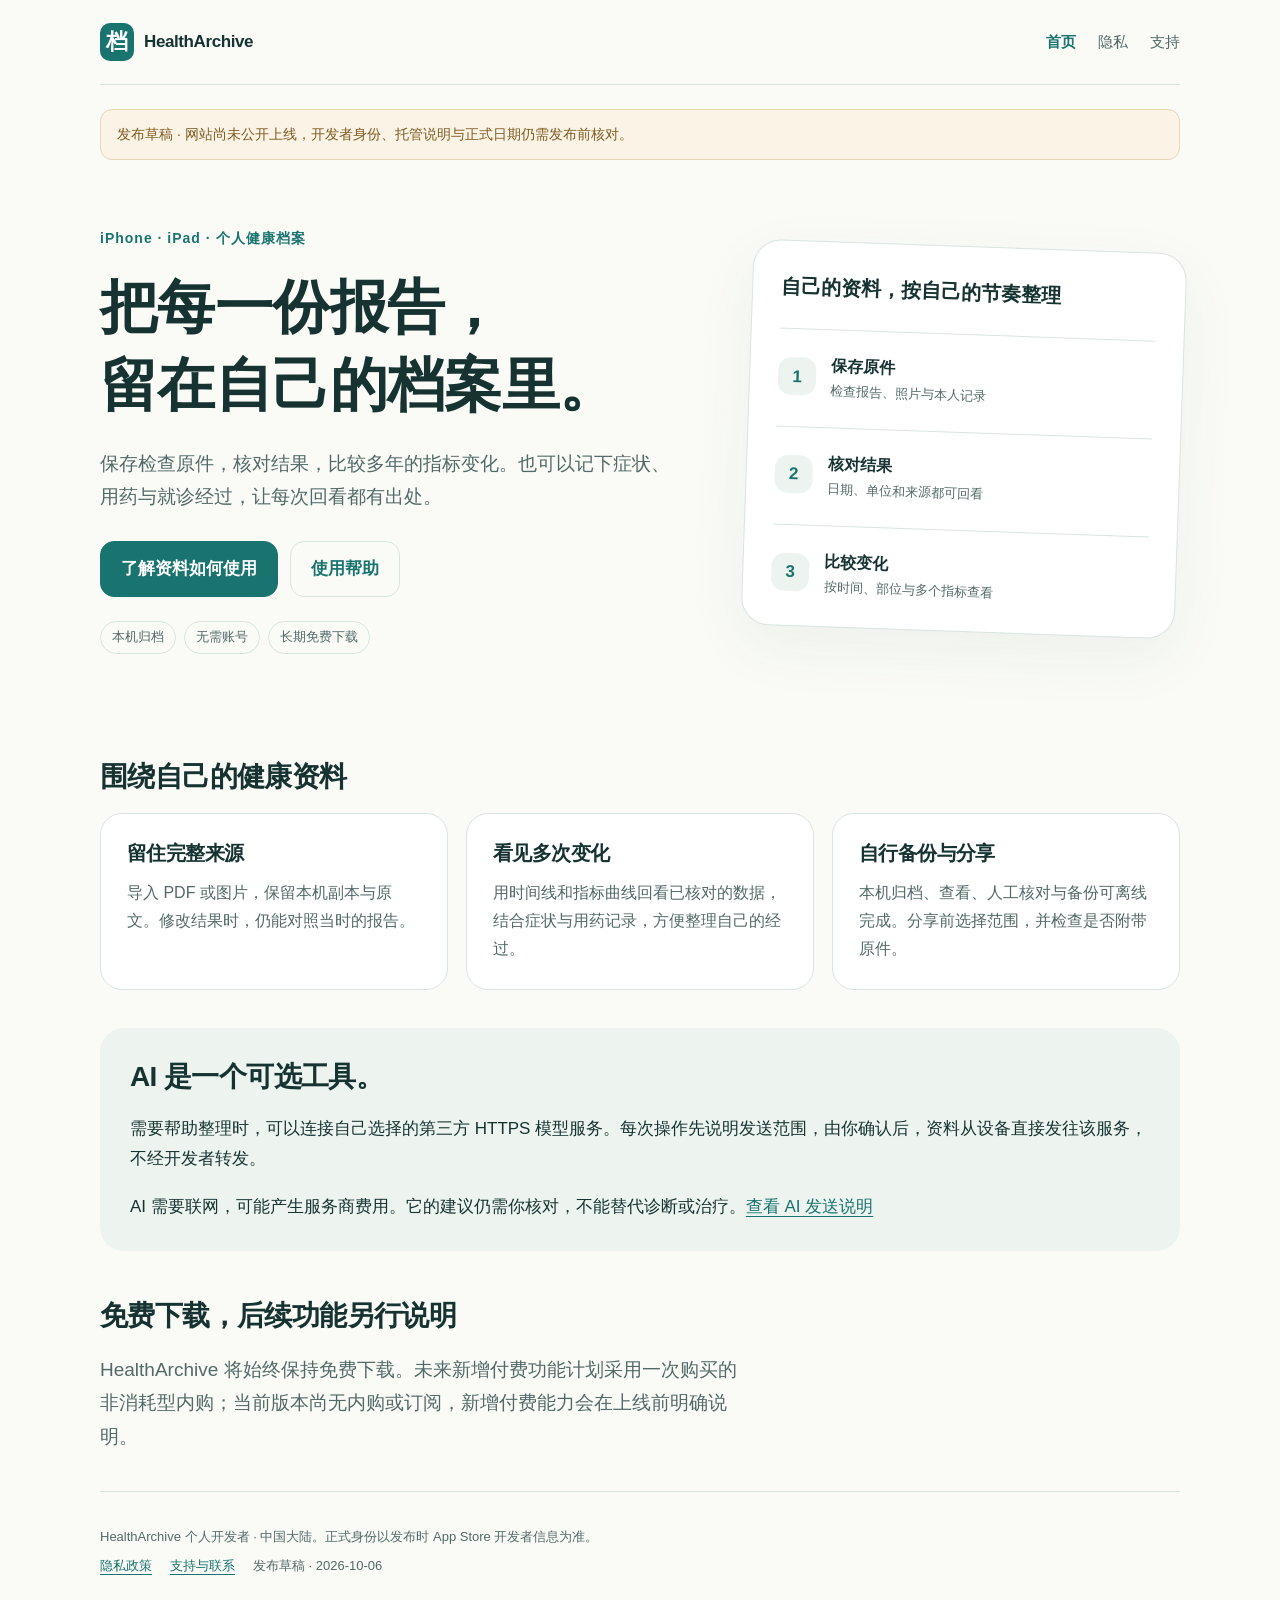
<file: index.html>
<!doctype html>
<html lang="zh-CN">
<head><meta charset="utf-8"><meta name="viewport" content="width=device-width,initial-scale=1"><meta name="description" content="HealthArchive：在本机保存检查报告、核对指标并回看变化，可选连接自己配置的 AI 服务。"><meta name="referrer" content="no-referrer"><meta name="robots" content="noindex,nofollow"><meta http-equiv="Content-Security-Policy" content="default-src 'none'; style-src 'self'; img-src 'self'; base-uri 'none'; form-action 'none'"><title>HealthArchive · 个人健康档案</title><link rel="stylesheet" href="styles.css"></head>
<body>
<header class="site-header"><a class="brand" href="index.html"><span class="brand-mark" aria-hidden="true">档</span>HealthArchive</a><nav class="site-nav" aria-label="网站导航"><a href="index.html" aria-current="page">首页</a><a href="privacy.html">隐私</a><a href="support.html">支持</a></nav></header>
<main>
<aside class="draft">发布草稿 · 网站尚未公开上线，开发者身份、托管说明与正式日期仍需发布前核对。</aside>
<section class="hero"><div><p class="eyebrow">iPhone · iPad · 个人健康档案</p><h1>把每一份报告，<br>留在自己的档案里。</h1><p class="lead">保存检查原件，核对结果，比较多年的指标变化。也可以记下症状、用药与就诊经过，让每次回看都有出处。</p><div class="actions"><a class="button primary" href="privacy.html">了解资料如何使用</a><a class="button" href="support.html">使用帮助</a></div><div class="tags"><span class="tag">本机归档</span><span class="tag">无需账号</span><span class="tag">长期免费下载</span></div></div>
<div class="archive-art" aria-label="归档流程示意"><div class="art-title">自己的资料，按自己的节奏整理</div><div class="art-row"><div class="art-number" aria-hidden="true">1</div><div><strong>保存原件</strong><span>检查报告、照片与本人记录</span></div></div><div class="art-row"><div class="art-number" aria-hidden="true">2</div><div><strong>核对结果</strong><span>日期、单位和来源都可回看</span></div></div><div class="art-row"><div class="art-number" aria-hidden="true">3</div><div><strong>比较变化</strong><span>按时间、部位与多个指标查看</span></div></div></div></section>
<section aria-labelledby="features"><h2 id="features">围绕自己的健康资料</h2><div class="grid"><article class="card"><h3>留住完整来源</h3><p>导入 PDF 或图片，保留本机副本与原文。修改结果时，仍能对照当时的报告。</p></article><article class="card"><h3>看见多次变化</h3><p>用时间线和指标曲线回看已核对的数据，结合症状与用药记录，方便整理自己的经过。</p></article><article class="card"><h3>自行备份与分享</h3><p>本机归档、查看、人工核对与备份可离线完成。分享前选择范围，并检查是否附带原件。</p></article></div></section>
<section class="band"><h2>AI 是一个可选工具。</h2><p>需要帮助整理时，可以连接自己选择的第三方 HTTPS 模型服务。每次操作先说明发送范围，由你确认后，资料从设备直接发往该服务，不经开发者转发。</p><p>AI 需要联网，可能产生服务商费用。它的建议仍需你核对，不能替代诊断或治疗。<a href="privacy.html#ai">查看 AI 发送说明</a></p></section>
<section><h2>免费下载，后续功能另行说明</h2><p class="lead">HealthArchive 将始终保持免费下载。未来新增付费功能计划采用一次购买的非消耗型内购；当前版本尚无内购或订阅，新增付费能力会在上线前明确说明。</p></section>
</main>
<footer class="site-footer"><p>HealthArchive 个人开发者 · 中国大陆。正式身份以发布时 App Store 开发者信息为准。</p><p><a href="privacy.html">隐私政策</a><a href="support.html">支持与联系</a>发布草稿 · 2026-10-06</p></footer>
</body></html>
</file>
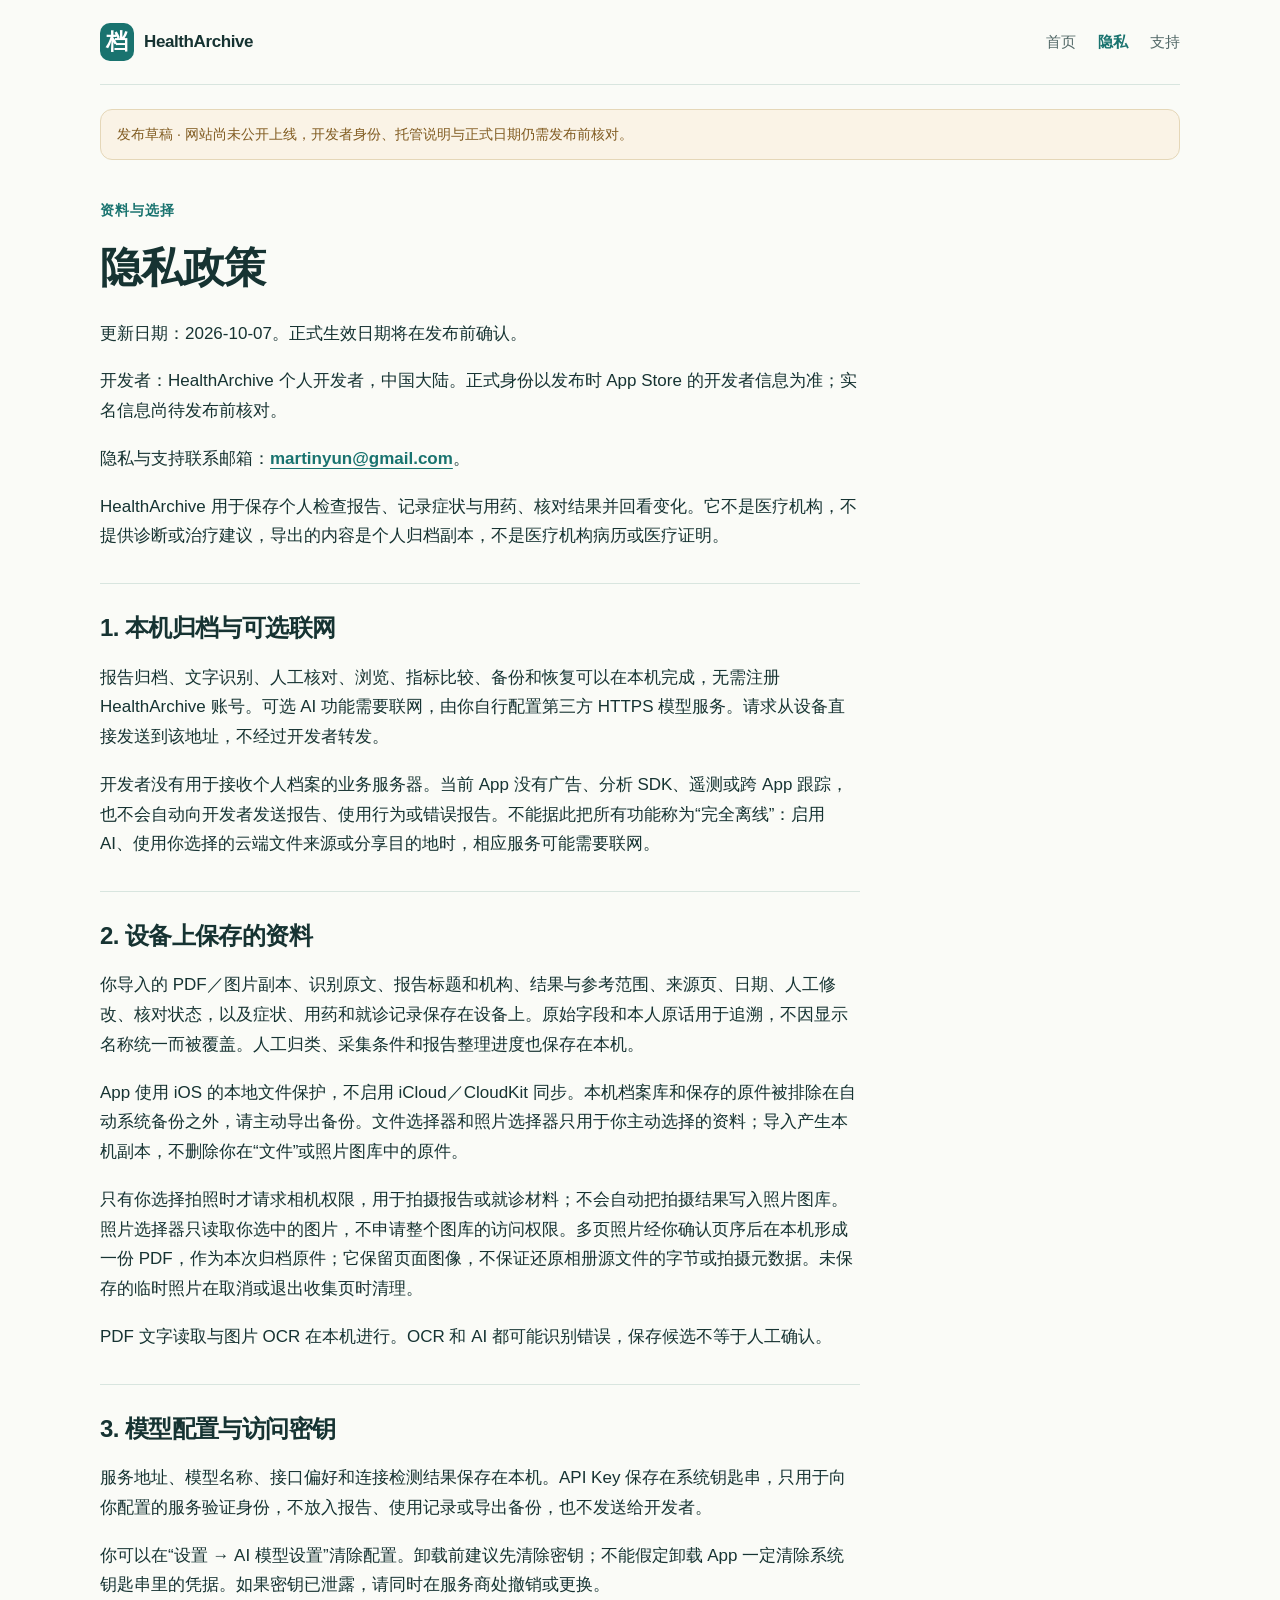
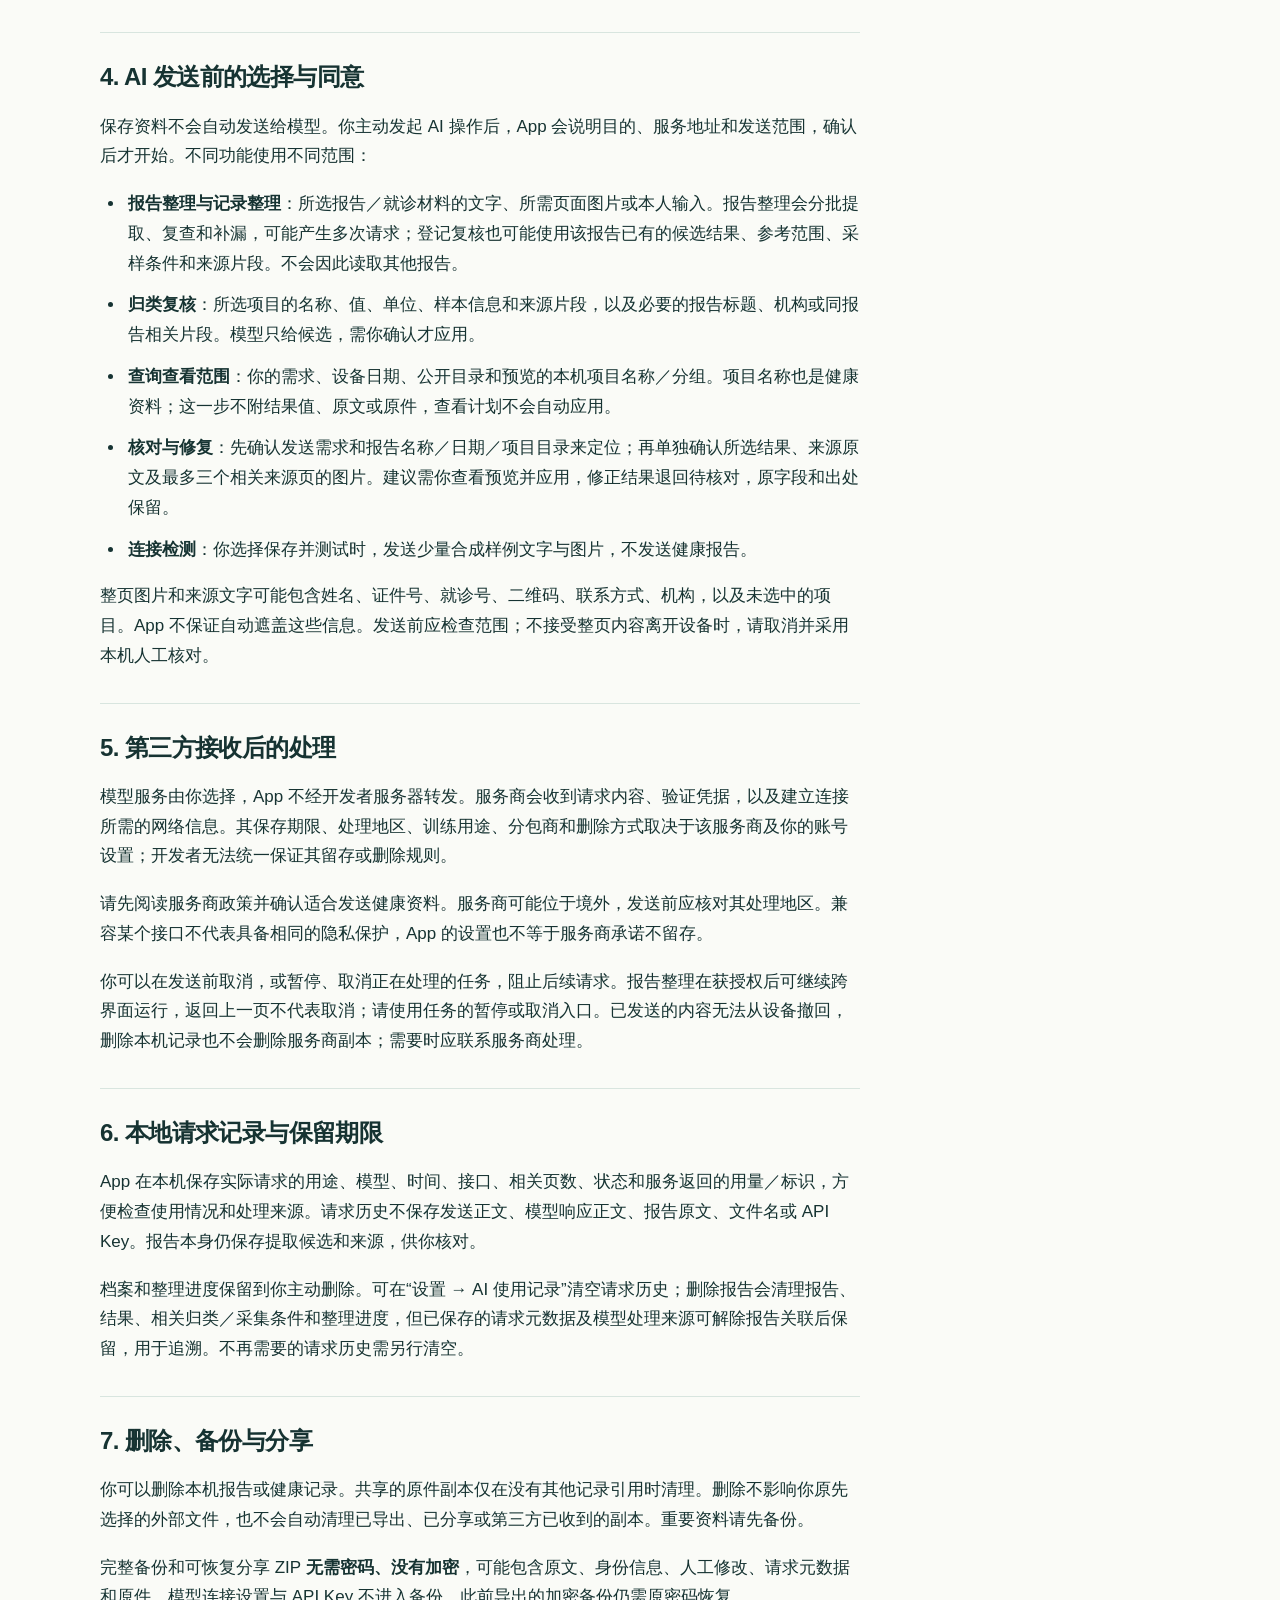
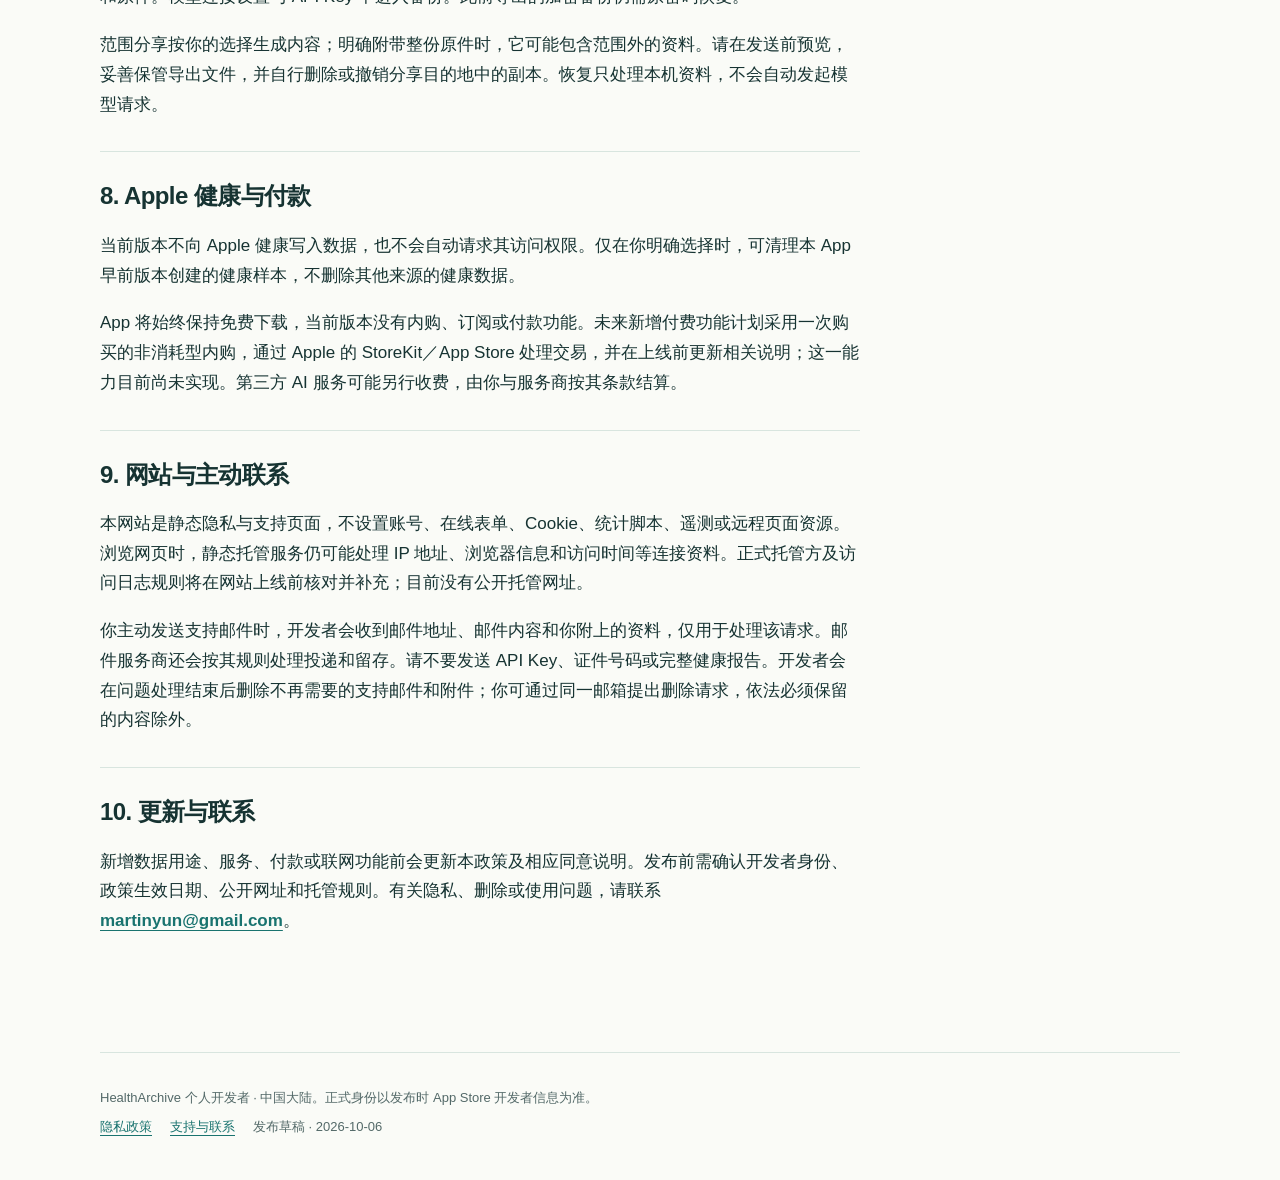
<file: privacy.html>
<!doctype html>
<html lang="zh-CN">
<head><meta charset="utf-8"><meta name="viewport" content="width=device-width,initial-scale=1"><meta name="description" content="HealthArchive 本机资料、可选 AI 发送、删除、备份及第三方服务的隐私说明。"><meta name="referrer" content="no-referrer"><meta name="robots" content="noindex,nofollow"><meta http-equiv="Content-Security-Policy" content="default-src 'none'; style-src 'self'; img-src 'self'; base-uri 'none'; form-action 'none'"><title>隐私政策 · HealthArchive</title><link rel="stylesheet" href="styles.css"></head>
<body>
<header class="site-header"><a class="brand" href="index.html"><span class="brand-mark" aria-hidden="true">档</span>HealthArchive</a><nav class="site-nav" aria-label="网站导航"><a href="index.html">首页</a><a href="privacy.html" aria-current="page">隐私</a><a href="support.html">支持</a></nav></header>
<main><aside class="draft">发布草稿 · 网站尚未公开上线，开发者身份、托管说明与正式日期仍需发布前核对。</aside><article class="article"><p class="eyebrow">资料与选择</p><h1>隐私政策</h1>
<p>更新日期：2026-10-07。正式生效日期将在发布前确认。</p>
<p>开发者：HealthArchive 个人开发者，中国大陆。正式身份以发布时 App Store 的开发者信息为准；实名信息尚待发布前核对。</p>
<p>隐私与支持联系邮箱：<strong><a href="mailto:martinyun@gmail.com">martinyun@gmail.com</a></strong>。</p>
<p>HealthArchive 用于保存个人检查报告、记录症状与用药、核对结果并回看变化。它不是医疗机构，不提供诊断或治疗建议，导出的内容是个人归档副本，不是医疗机构病历或医疗证明。</p>
<h2 id="section-1">1. 本机归档与可选联网</h2>
<p>报告归档、文字识别、人工核对、浏览、指标比较、备份和恢复可以在本机完成，无需注册 HealthArchive 账号。可选 AI 功能需要联网，由你自行配置第三方 HTTPS 模型服务。请求从设备直接发送到该地址，不经过开发者转发。</p>
<p>开发者没有用于接收个人档案的业务服务器。当前 App 没有广告、分析 SDK、遥测或跨 App 跟踪，也不会自动向开发者发送报告、使用行为或错误报告。不能据此把所有功能称为“完全离线”：启用 AI、使用你选择的云端文件来源或分享目的地时，相应服务可能需要联网。</p>
<h2 id="section-2">2. 设备上保存的资料</h2>
<p>你导入的 PDF／图片副本、识别原文、报告标题和机构、结果与参考范围、来源页、日期、人工修改、核对状态，以及症状、用药和就诊记录保存在设备上。原始字段和本人原话用于追溯，不因显示名称统一而被覆盖。人工归类、采集条件和报告整理进度也保存在本机。</p>
<p>App 使用 iOS 的本地文件保护，不启用 iCloud／CloudKit 同步。本机档案库和保存的原件被排除在自动系统备份之外，请主动导出备份。文件选择器和照片选择器只用于你主动选择的资料；导入产生本机副本，不删除你在“文件”或照片图库中的原件。</p>
<p>只有你选择拍照时才请求相机权限，用于拍摄报告或就诊材料；不会自动把拍摄结果写入照片图库。照片选择器只读取你选中的图片，不申请整个图库的访问权限。多页照片经你确认页序后在本机形成一份 PDF，作为本次归档原件；它保留页面图像，不保证还原相册源文件的字节或拍摄元数据。未保存的临时照片在取消或退出收集页时清理。</p>
<p>PDF 文字读取与图片 OCR 在本机进行。OCR 和 AI 都可能识别错误，保存候选不等于人工确认。</p>
<h2 id="section-3">3. 模型配置与访问密钥</h2>
<p>服务地址、模型名称、接口偏好和连接检测结果保存在本机。API Key 保存在系统钥匙串，只用于向你配置的服务验证身份，不放入报告、使用记录或导出备份，也不发送给开发者。</p>
<p>你可以在“设置 → AI 模型设置”清除配置。卸载前建议先清除密钥；不能假定卸载 App 一定清除系统钥匙串里的凭据。如果密钥已泄露，请同时在服务商处撤销或更换。</p>
<h2 id="ai">4. AI 发送前的选择与同意</h2>
<p>保存资料不会自动发送给模型。你主动发起 AI 操作后，App 会说明目的、服务地址和发送范围，确认后才开始。不同功能使用不同范围：</p>
<ul>
<li><strong>报告整理与记录整理</strong>：所选报告／就诊材料的文字、所需页面图片或本人输入。报告整理会分批提取、复查和补漏，可能产生多次请求；登记复核也可能使用该报告已有的候选结果、参考范围、采样条件和来源片段。不会因此读取其他报告。</li>
<li><strong>归类复核</strong>：所选项目的名称、值、单位、样本信息和来源片段，以及必要的报告标题、机构或同报告相关片段。模型只给候选，需你确认才应用。</li>
<li><strong>查询查看范围</strong>：你的需求、设备日期、公开目录和预览的本机项目名称／分组。项目名称也是健康资料；这一步不附结果值、原文或原件，查看计划不会自动应用。</li>
<li><strong>核对与修复</strong>：先确认发送需求和报告名称／日期／项目目录来定位；再单独确认所选结果、来源原文及最多三个相关来源页的图片。建议需你查看预览并应用，修正结果退回待核对，原字段和出处保留。</li>
<li><strong>连接检测</strong>：你选择保存并测试时，发送少量合成样例文字与图片，不发送健康报告。</li>
</ul>
<p>整页图片和来源文字可能包含姓名、证件号、就诊号、二维码、联系方式、机构，以及未选中的项目。App 不保证自动遮盖这些信息。发送前应检查范围；不接受整页内容离开设备时，请取消并采用本机人工核对。</p>
<h2 id="section-5">5. 第三方接收后的处理</h2>
<p>模型服务由你选择，App 不经开发者服务器转发。服务商会收到请求内容、验证凭据，以及建立连接所需的网络信息。其保存期限、处理地区、训练用途、分包商和删除方式取决于该服务商及你的账号设置；开发者无法统一保证其留存或删除规则。</p>
<p>请先阅读服务商政策并确认适合发送健康资料。服务商可能位于境外，发送前应核对其处理地区。兼容某个接口不代表具备相同的隐私保护，App 的设置也不等于服务商承诺不留存。</p>
<p>你可以在发送前取消，或暂停、取消正在处理的任务，阻止后续请求。报告整理在获授权后可继续跨界面运行，返回上一页不代表取消；请使用任务的暂停或取消入口。已发送的内容无法从设备撤回，删除本机记录也不会删除服务商副本；需要时应联系服务商处理。</p>
<h2 id="section-6">6. 本地请求记录与保留期限</h2>
<p>App 在本机保存实际请求的用途、模型、时间、接口、相关页数、状态和服务返回的用量／标识，方便检查使用情况和处理来源。请求历史不保存发送正文、模型响应正文、报告原文、文件名或 API Key。报告本身仍保存提取候选和来源，供你核对。</p>
<p>档案和整理进度保留到你主动删除。可在“设置 → AI 使用记录”清空请求历史；删除报告会清理报告、结果、相关归类／采集条件和整理进度，但已保存的请求元数据及模型处理来源可解除报告关联后保留，用于追溯。不再需要的请求历史需另行清空。</p>
<h2 id="section-7">7. 删除、备份与分享</h2>
<p>你可以删除本机报告或健康记录。共享的原件副本仅在没有其他记录引用时清理。删除不影响你原先选择的外部文件，也不会自动清理已导出、已分享或第三方已收到的副本。重要资料请先备份。</p>
<p>完整备份和可恢复分享 ZIP <strong>无需密码、没有加密</strong>，可能包含原文、身份信息、人工修改、请求元数据和原件。模型连接设置与 API Key 不进入备份。此前导出的加密备份仍需原密码恢复。</p>
<p>范围分享按你的选择生成内容；明确附带整份原件时，它可能包含范围外的资料。请在发送前预览，妥善保管导出文件，并自行删除或撤销分享目的地中的副本。恢复只处理本机资料，不会自动发起模型请求。</p>
<h2 id="section-8">8. Apple 健康与付款</h2>
<p>当前版本不向 Apple 健康写入数据，也不会自动请求其访问权限。仅在你明确选择时，可清理本 App 早前版本创建的健康样本，不删除其他来源的健康数据。</p>
<p>App 将始终保持免费下载，当前版本没有内购、订阅或付款功能。未来新增付费功能计划采用一次购买的非消耗型内购，通过 Apple 的 StoreKit／App Store 处理交易，并在上线前更新相关说明；这一能力目前尚未实现。第三方 AI 服务可能另行收费，由你与服务商按其条款结算。</p>
<h2 id="section-9">9. 网站与主动联系</h2>
<p>本网站是静态隐私与支持页面，不设置账号、在线表单、Cookie、统计脚本、遥测或远程页面资源。浏览网页时，静态托管服务仍可能处理 IP 地址、浏览器信息和访问时间等连接资料。正式托管方及访问日志规则将在网站上线前核对并补充；目前没有公开托管网址。</p>
<p>你主动发送支持邮件时，开发者会收到邮件地址、邮件内容和你附上的资料，仅用于处理该请求。邮件服务商还会按其规则处理投递和留存。请不要发送 API Key、证件号码或完整健康报告。开发者会在问题处理结束后删除不再需要的支持邮件和附件；你可通过同一邮箱提出删除请求，依法必须保留的内容除外。</p>
<h2 id="section-10">10. 更新与联系</h2>
<p>新增数据用途、服务、付款或联网功能前会更新本政策及相应同意说明。发布前需确认开发者身份、政策生效日期、公开网址和托管规则。有关隐私、删除或使用问题，请联系 <strong><a href="mailto:martinyun@gmail.com">martinyun@gmail.com</a></strong>。</p>
</article></main>
<footer class="site-footer"><p>HealthArchive 个人开发者 · 中国大陆。正式身份以发布时 App Store 开发者信息为准。</p><p><a href="privacy.html">隐私政策</a><a href="support.html">支持与联系</a>发布草稿 · 2026-10-06</p></footer>
</body></html>
</file>
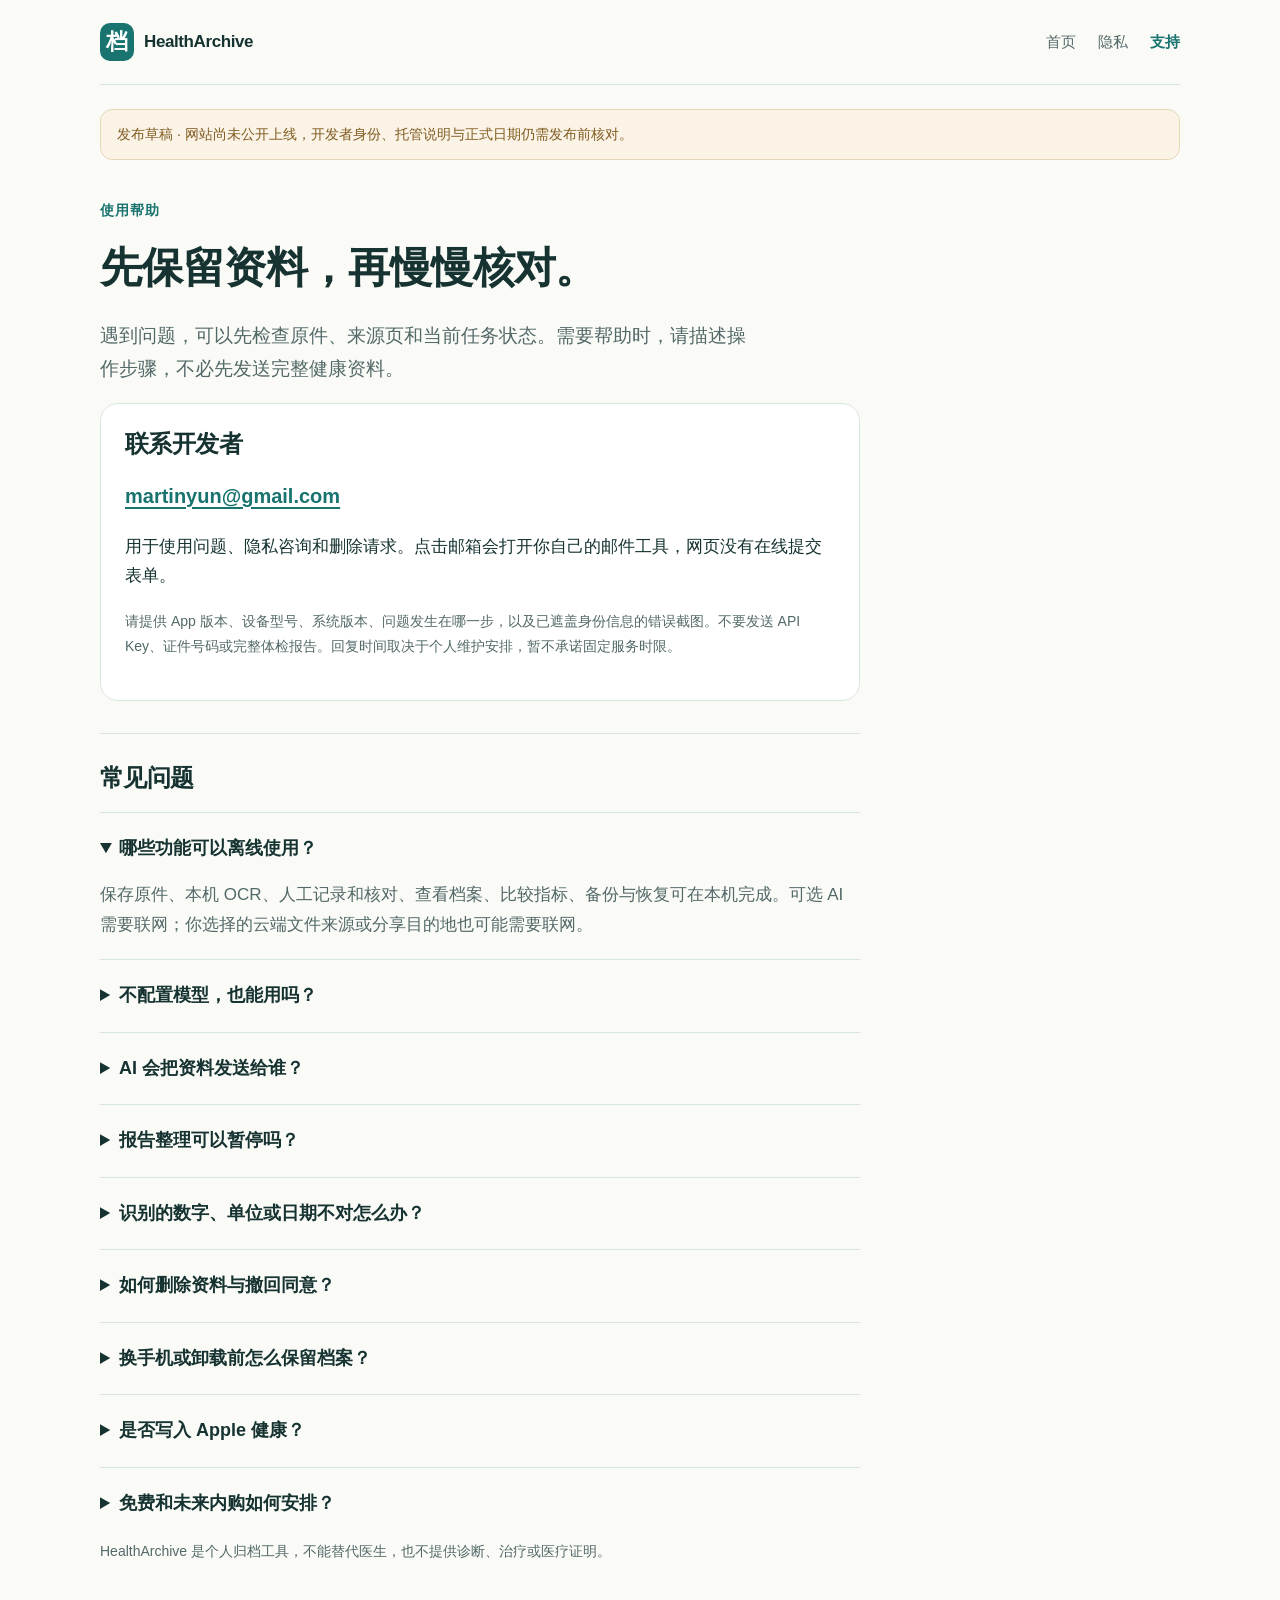
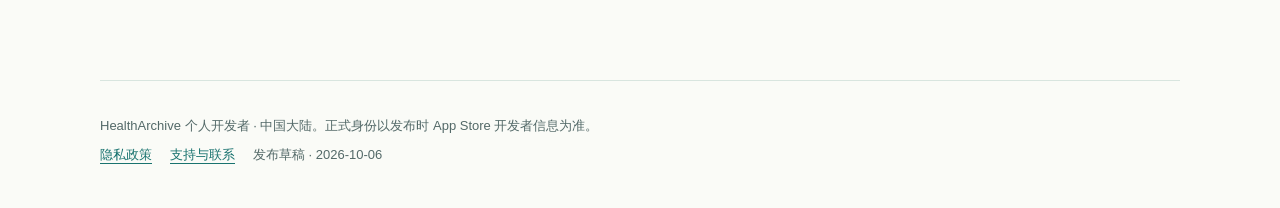
<file: support.html>
<!doctype html>
<html lang="zh-CN">
<head><meta charset="utf-8"><meta name="viewport" content="width=device-width,initial-scale=1"><meta name="description" content="HealthArchive 使用帮助、资料删除与支持联系方式。"><meta name="referrer" content="no-referrer"><meta name="robots" content="noindex,nofollow"><meta http-equiv="Content-Security-Policy" content="default-src 'none'; style-src 'self'; img-src 'self'; base-uri 'none'; form-action 'none'"><title>支持与联系 · HealthArchive</title><link rel="stylesheet" href="styles.css"></head>
<body>
<header class="site-header"><a class="brand" href="index.html"><span class="brand-mark" aria-hidden="true">档</span>HealthArchive</a><nav class="site-nav" aria-label="网站导航"><a href="index.html">首页</a><a href="privacy.html">隐私</a><a href="support.html" aria-current="page">支持</a></nav></header>
<main><aside class="draft">发布草稿 · 网站尚未公开上线，开发者身份、托管说明与正式日期仍需发布前核对。</aside><article class="article"><p class="eyebrow">使用帮助</p><h1>先保留资料，再慢慢核对。</h1><p class="lead">遇到问题，可以先检查原件、来源页和当前任务状态。需要帮助时，请描述操作步骤，不必先发送完整健康资料。</p>
<section class="contact" aria-labelledby="contact"><h2 id="contact">联系开发者</h2><p><a href="mailto:martinyun@gmail.com">martinyun@gmail.com</a></p><p>用于使用问题、隐私咨询和删除请求。点击邮箱会打开你自己的邮件工具，网页没有在线提交表单。</p><p class="note">请提供 App 版本、设备型号、系统版本、问题发生在哪一步，以及已遮盖身份信息的错误截图。不要发送 API Key、证件号码或完整体检报告。回复时间取决于个人维护安排，暂不承诺固定服务时限。</p></section>
<h2>常见问题</h2>
<details open><summary>哪些功能可以离线使用？</summary><p>保存原件、本机 OCR、人工记录和核对、查看档案、比较指标、备份与恢复可在本机完成。可选 AI 需要联网；你选择的云端文件来源或分享目的地也可能需要联网。</p></details>
<details><summary>不配置模型，也能用吗？</summary><p>可以。App 无需注册账号，AI 是可选工具。未配置模型时可以保存原件和本人原话、人工核对并回看已整理的记录。</p></details>
<details><summary>AI 会把资料发送给谁？</summary><p>直接发往你保存的第三方 HTTPS 地址，不经开发者转发。操作前会展示发送目的和范围；页面图片可能包含身份信息与未选项目。请先核对服务商政策，不能接受时取消发送。<a href="privacy.html#ai">阅读完整说明</a>。</p></details>
<details><summary>报告整理可以暂停吗？</summary><p>可以在报告详情或任务入口暂停。返回上一页并不等于停止请求；已确认的整理可能继续处理。系统中断时会尽量保留已完成进度，但后台完成无法保证，请回到 App 查看状态并继续。</p></details>
<details><summary>识别的数字、单位或日期不对怎么办？</summary><p>打开报告核对页，对照原件修改相关字段并保存。AI 候选和自动检查不等于人工确认。只有来源明确、单位可对应的已核对数值才能安全比较；文字结论保留原文供阅读。</p></details>
<details><summary>如何删除资料与撤回同意？</summary><p>在报告或健康记录详情删除本机记录；共享原件会保留到最后一个引用移除。发送前可以取消，已运行任务使用暂停或取消入口。“设置 → AI 模型设置”可清除密钥和配置，“设置 → AI 使用记录”可清空请求历史。已经发送给模型或分享出去的副本需另行联系服务商或接收方处理。</p></details>
<details><summary>换手机或卸载前怎么保留档案？</summary><p>在“设置 → 备份与恢复”生成完整备份，保存在你能找回的安全位置。完整 ZIP 备份没有加密、无需密码，可能包含原文和原件；不要公开发送。模型地址与 API Key 不在备份内。卸载前建议先清除模型配置，重装后需要自行恢复档案与重新配置。</p></details>
<details><summary>是否写入 Apple 健康？</summary><p>当前版本不写入 Apple 健康。仅对早前版本创建的样本，提供由你明确选择的清理入口，不删除其他来源的数据。</p></details>
<details><summary>免费和未来内购如何安排？</summary><p>App 将始终保持免费下载，当前版本没有内购或订阅。未来新增付费功能计划采用一次购买的非消耗型内购，上线前会说明范围；购买功能尚未实现。第三方模型服务的费用按你与服务商的约定结算。</p></details>
<p class="note">HealthArchive 是个人归档工具，不能替代医生，也不提供诊断、治疗或医疗证明。</p></article></main>
<footer class="site-footer"><p>HealthArchive 个人开发者 · 中国大陆。正式身份以发布时 App Store 开发者信息为准。</p><p><a href="privacy.html">隐私政策</a><a href="support.html">支持与联系</a>发布草稿 · 2026-10-06</p></footer>
</body></html>
</file>
<file: styles.css>
:root{color-scheme:light;--ink:#163332;--muted:#536968;--teal:#19736f;--line:#d8e5df;--paper:#fafbf7;--soft:#edf4ef;--amber:#805b20}
*{box-sizing:border-box}html{scroll-behavior:smooth}body{margin:0;background:var(--paper);color:var(--ink);font-family:-apple-system,BlinkMacSystemFont,"Segoe UI","PingFang SC","Hiragino Sans GB",sans-serif;line-height:1.75;font-size:17px}a{color:var(--teal);text-underline-offset:4px}a:hover{color:#105652}a:focus-visible,summary:focus-visible{outline:3px solid #cf9d46;outline-offset:5px}header,main,footer{width:min(1080px,calc(100% - 40px));margin:auto}.site-header{display:flex;align-items:center;justify-content:space-between;gap:20px;padding:23px 0;border-bottom:1px solid var(--line)}.brand{display:flex;align-items:center;gap:10px;font-weight:750;text-decoration:none;color:var(--ink);letter-spacing:-.4px}.brand-mark{display:grid;place-items:center;width:34px;height:38px;border-radius:10px;background:var(--teal);color:white;font-size:22px}.site-nav{display:flex;gap:22px;font-size:15px}.site-nav a{text-decoration:none;color:var(--muted)}.site-nav a[aria-current]{color:var(--teal);font-weight:700}.draft{margin:24px 0 0;padding:12px 16px;border:1px solid #e5d7b8;border-radius:12px;background:#faf3e6;color:var(--amber);font-size:14px}.hero{display:grid;grid-template-columns:1.15fr .85fr;gap:60px;align-items:center;padding:66px 0 58px}.eyebrow{font-size:14px;color:var(--teal);font-weight:700;letter-spacing:1px}h1,h2,h3{line-height:1.35;letter-spacing:-.6px}h1{font-size:clamp(34px,5vw,58px);margin:14px 0 22px}h2{font-size:28px;margin:46px 0 18px}h3{font-size:20px;margin:0 0 12px}p{margin:0 0 18px}.lead{font-size:19px;color:var(--muted);max-width:650px}.actions{display:flex;flex-wrap:wrap;gap:12px;margin-top:28px}.button{padding:12px 20px;border-radius:14px;border:1px solid var(--line);font-weight:650;text-decoration:none;display:inline-block;min-height:48px}.button.primary{background:var(--teal);color:white;border-color:var(--teal)}.tags{display:flex;gap:8px;flex-wrap:wrap;margin-top:24px}.tag{border:1px solid var(--line);border-radius:30px;padding:4px 11px;font-size:13px;color:var(--muted)}.archive-art{padding:28px;background:white;border:1px solid var(--line);border-radius:28px;box-shadow:0 20px 60px #234d3810;transform:rotate(2deg)}.art-title{font-weight:750;font-size:20px}.art-row{display:flex;gap:15px;align-items:center;margin-top:24px;padding-top:22px;border-top:1px solid var(--line)}.art-number{display:grid;place-items:center;flex:0 0 38px;height:38px;border-radius:13px;background:var(--soft);color:var(--teal);font-weight:700}.art-row strong{display:block;font-size:16px}.art-row span{display:block;color:var(--muted);font-size:13px}.grid{display:grid;grid-template-columns:repeat(3,1fr);gap:18px}.card{background:white;border:1px solid var(--line);padding:26px;border-radius:22px}.card p{color:var(--muted);font-size:16px;margin-bottom:0}.band{background:var(--soft);border-radius:24px;padding:30px;margin:38px 0}.band h2{margin-top:0}.band p:last-child{margin-bottom:0}.article{max-width:760px;padding:38px 0 60px}.article h1{font-size:42px;margin-top:18px}.article h2{font-size:24px;border-top:1px solid var(--line);padding-top:28px;margin-top:32px}.article li{padding-left:3px;margin-bottom:12px}.article ul{padding-left:25px}.contact{padding:24px;background:white;border:1px solid var(--line);border-radius:18px;overflow-wrap:anywhere}.contact h2{margin-top:0;border:0;padding:0}.contact a{font-size:20px;font-weight:650}details{border-top:1px solid var(--line);padding:20px 0}summary{cursor:pointer;font-weight:650;font-size:18px}details p{color:var(--muted);margin:15px 0 0}.site-footer{border-top:1px solid var(--line);padding:28px 0 36px;margin-top:38px;font-size:13px;color:var(--muted)}.site-footer p{margin:6px 0}.site-footer a{margin-right:18px}.note{font-size:14px;color:var(--muted)}
@media(max-width:760px){.hero{grid-template-columns:1fr;gap:30px;padding:42px 0}.archive-art{transform:none;max-width:480px}.grid{grid-template-columns:1fr}.article h1{font-size:34px}.site-nav{gap:14px}.band{padding:22px}.article{padding-top:24px}}
@media(max-width:390px){header,main,footer{width:calc(100% - 28px)}.site-header{gap:12px;flex-wrap:wrap}.site-nav{width:100%;justify-content:space-between}.hero{padding-top:32px}.brand{font-size:17px}body{font-size:16px}.lead{font-size:17px}.article h1{font-size:30px}.card{padding:22px}.archive-art{padding:22px}.button{padding:11px 16px}}
@media(prefers-reduced-motion:reduce){html{scroll-behavior:auto}}
</file>
